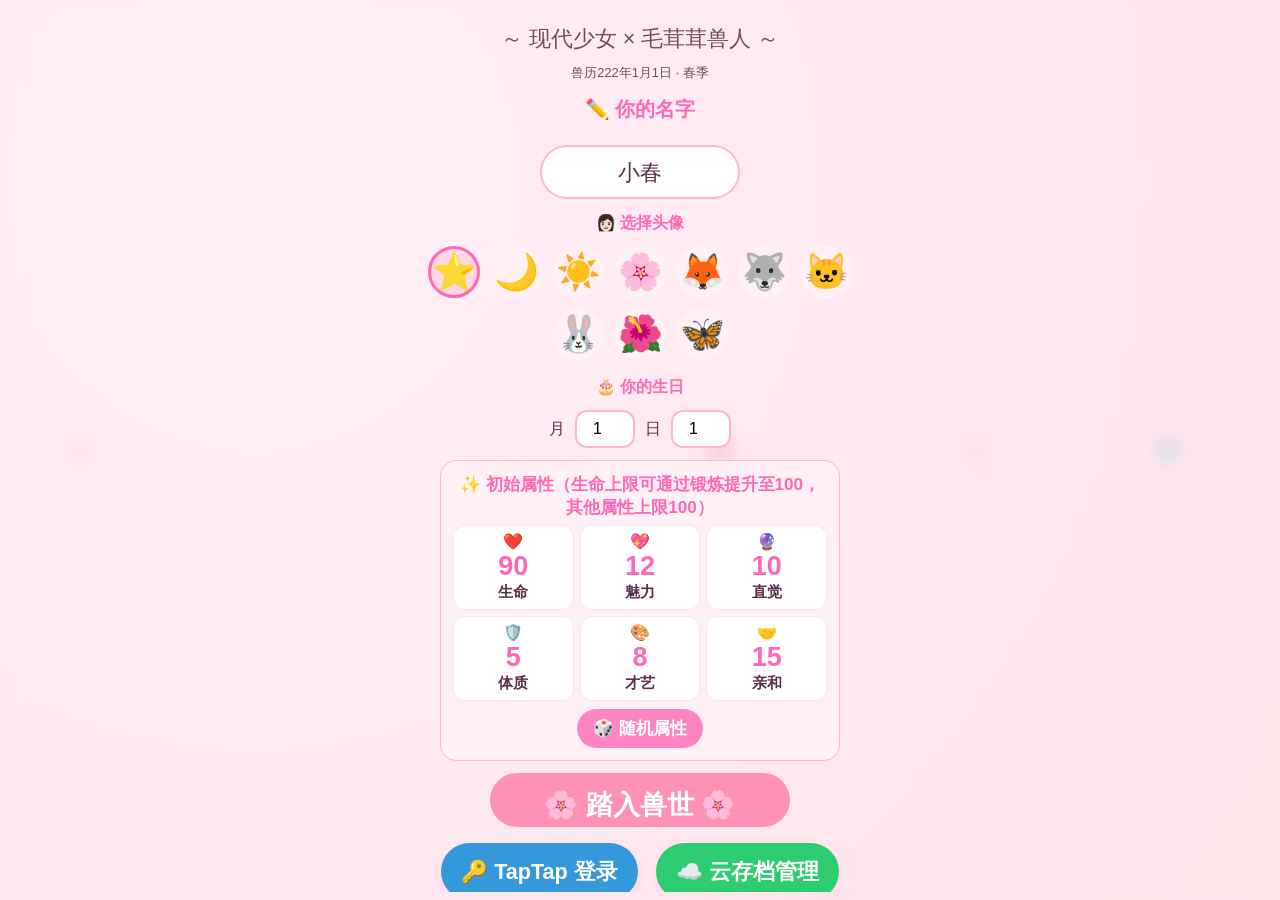
<file: index.html>
<!DOCTYPE html>
<html lang="zh-CN">
<head>
    <meta charset="UTF-8">
    <meta name="viewport" content="width=device-width, initial-scale=1.0, maximum-scale=2.0, user-scalable=yes, viewport-fit=cover, shrink-to-fit=no">
    <title>兽世恋歌 · v1.4.7</title>
    <link rel="stylesheet" href="css/style.css">
    <!-- TapTap H5 广告 SDK -->
    <script src="https://sdk.tapcdn.com/h5/adsdk/1.0.0/tap-ad-sdk.js"></script>
</head>
<body>
<div class="petal" style="left:5%;animation-duration:13s;">🌸</div>
<div class="petal" style="left:30%;animation-duration:16s;">💮</div>
<div class="petal" style="left:55%;animation-duration:10s;">🌺</div>
<div class="petal" style="left:75%;animation-duration:18s;">🌸</div>
<div class="petal" style="left:90%;animation-duration:14s;">💠</div>
<div class="game-app" id="gameApp">
    <!-- 顶部栏 -->
    <div class="top-bar" id="topBar" style="display:none;">
        <div class="top-left">
            <div class="player-info">
                <div class="player-avatar-small" id="headerAvatar">👧🏻</div>
                <div>
                    <div class="player-name-small" id="headerName">小春</div>
                    <div class="header-health">
                        <div class="health-bar-mini"><div class="health-bar-fill" id="healthFill" style="width:100%;"></div></div>
                        <span id="healthText" style="font-size:0.6em;color:var(--text2);">90/90</span>
                    </div>
                </div>
            </div>
            <div class="header-date" id="headerDay">兽历222年 春季 1月1日</div>
        </div>
        <div class="top-center">
            <div class="time-period" id="headerTime">🌅 早晨</div>
            <div class="event-indicator" id="eventIndicator"></div>
        </div>
        <div class="top-right">
            <div class="header-gold" id="headerGold">💰50 (每日需4)</div>
        </div>
    </div>

    <!-- 内容区 -->
    <div class="content-area" id="contentArea"></div>

    <!-- 导航栏 -->
    <div class="nav-bar" id="navBar" style="display:none;">
        <div class="nav-item active" data-tab="home">
            <span class="nav-icon">🏠</span>
            <span class="nav-label">主页</span>
        </div>
        <div class="nav-item" data-tab="guys">
            <span class="nav-icon">❤️</span>
            <span class="nav-label">男主</span>
        </div>
        <div class="nav-item" data-tab="npcs">
            <span class="nav-icon">👥</span>
            <span class="nav-label">角色</span>
        </div>
        <div class="nav-item" data-tab="places">
            <span class="nav-icon">📍</span>
            <span class="nav-label">地点</span>
        </div>
        <div class="nav-item" data-tab="settings">
            <span class="nav-icon">⚙️</span>
            <span class="nav-label">设置</span>
        </div>
    </div>
</div>

<!-- 背景音乐 -->
<audio id="bgm" loop preload="auto" style="display:none;"></audio>

<!-- 主脚本（使用 type="module" 静态导入） -->
<script type="module" src="js/main.js?v=20250714"></script>
</body>
</html>
</file>
<file: css/style.css>
/* ===== 根变量 ===== */
:root {
    --bg: #ffe4f1;
    --accent: #ff69b4;
    --accent2: #ff85c0;
    --text: #5c2e4a;
    --text2: #7a4a5e;
    --border: #ffb6d1;
    --button: #ff91b5;
    --heart: #ff4d6d;
    --obsess: #9b59b6;
    --gray: #c0b0b8;
    --shadow: rgba(255, 105, 180, 0.2);
    --safe-bottom: env(safe-area-inset-bottom, 0px);
    font-size: 18px;
}

* {
    margin: 0;
    padding: 0;
    box-sizing: border-box;
    -webkit-tap-highlight-color: transparent;
}

body {
    background: var(--bg);
    background-image: radial-gradient(circle at 20% 20%, #ffe4f1 0%, #ffd1dc 100%);
    font-family: 'PingFang SC', 'Microsoft YaHei', -apple-system, sans-serif;
    font-size: 16px;
    color: var(--text);
    height: 100vh;
    height: 100dvh;
    display: flex;
    justify-content: center;
    align-items: center;
    overflow: hidden;
    user-select: none;
    -webkit-user-select: none;
    touch-action: manipulation;
}

.petal {
    position: fixed;
    pointer-events: none;
    z-index: 0;
    font-size: clamp(0.8rem, 2.5vw, 1.4rem);
    opacity: 0.4;
    animation: fall linear infinite;
}
.dynamic-petal { will-change: transform; }
@keyframes fall {
    0% { transform: translateY(-10vh) rotate(0deg); opacity: 0.6; }
    100% { transform: translateY(110vh) rotate(360deg); opacity: 0.1; }
}

.game-app {
    position: relative;
    z-index: 1;
    width: 100%;
    max-width: 100%;
    height: 100vh;
    height: 100dvh;
    display: flex;
    flex-direction: column;
    background: rgba(255, 255, 255, 0.4);
    backdrop-filter: blur(10px);
    -webkit-backdrop-filter: blur(10px);
    box-shadow: 0 0 20px var(--shadow);
    overflow: hidden;
}

/* ===== 顶部栏（新布局：左中右） ===== */
.top-bar {
    flex-shrink: 0;
    background: rgba(255, 240, 245, 0.95);
    backdrop-filter: blur(15px);
    -webkit-backdrop-filter: blur(15px);
    padding: 6px 12px;
    padding-top: max(6px, env(safe-area-inset-top));
    padding-bottom: 6px;
    display: flex;
    align-items: center;
    justify-content: space-between;
    border-bottom: 2px solid var(--border);
    z-index: 10;
    gap: 4px;
    min-height: 56px;
    font-size: 0.85rem;
    flex-wrap: wrap;
}
/* 左侧 */
.top-left {
    display: flex;
    align-items: center;
    gap: 8px;
    flex: 0 0 auto;
}
.player-info {
    display: flex;
    align-items: center;
    gap: 6px;
}
.player-avatar-small {
    font-size: clamp(1.4rem, 4vw, 2rem);
    width: 42px;
    height: 42px;
    border-radius: 50%;
    background: #ffe4f1;
    display: flex;
    align-items: center;
    justify-content: center;
    border: 2px solid var(--accent2);
    flex-shrink: 0;
}
.player-avatar-small img {
    width: 100%;
    height: 100%;
    border-radius: 50%;
    object-fit: cover;
}
.player-name-small {
    font-weight: 700;
    font-size: clamp(0.75rem, 2vw, 1rem);
    color: var(--accent);
    line-height: 1.2;
    white-space: nowrap;
}
.header-date {
    font-size: clamp(0.55rem, 1.2vw, 0.7rem);
    color: var(--text2);
    line-height: 1.2;
    white-space: nowrap;
}
.header-health {
    display: flex;
    align-items: center;
    gap: 3px;
    margin-top: 1px;
}
.health-bar-mini {
    width: 50px;
    height: 5px;
    background: #f0dfe8;
    border-radius: 10px;
    overflow: hidden;
}
.health-bar-fill {
    height: 100%;
    background: var(--heart);
    border-radius: 10px;
    transition: width 0.4s;
}
.header-health span { font-size: 0.7rem; color: var(--text2); }

/* 中间 */
.top-center {
    display: flex;
    flex-direction: column;
    align-items: center;
    flex: 1 1 auto;
    text-align: center;
    min-width: 0;
}
.time-period {
    font-weight: 700;
    font-size: clamp(0.8rem, 2vw, 1rem);
    color: #c2185b;
    line-height: 1.2;
}
.event-indicator {
    font-size: clamp(0.55rem, 1.2vw, 0.7rem);
    color: var(--accent);
    line-height: 1.2;
}
.event-badge {
    background: #ff4d6d;
    color: #fff;
    padding: 1px 8px;
    border-radius: 12px;
    font-size: clamp(0.5rem, 1vw, 0.65rem);
    font-weight: 700;
    animation: pulse 1.5s ease-in-out infinite;
}

/* 右侧 */
.top-right {
    flex: 0 0 auto;
    text-align: right;
}
.header-gold {
    font-weight: 700;
    font-size: clamp(0.65rem, 1.6vw, 0.85rem);
    color: var(--accent);
    white-space: nowrap;
}

/* ===== 内容区 ===== */
.content-area {
    flex: 1;
    overflow-y: auto;
    padding: 12px 12px 8px;
    display: flex;
    flex-direction: column;
    gap: 10px;
    -webkit-overflow-scrolling: touch;
    animation: fadeIn 0.25s ease;
}
@keyframes fadeIn {
    from { opacity: 0; transform: translateY(6px); }
    to { opacity: 1; transform: translateY(0); }
}
.content-area::-webkit-scrollbar { width: 4px; }
.content-area::-webkit-scrollbar-thumb { background: var(--accent2); border-radius: 10px; }

/* ===== 导航栏 ===== */
.nav-bar {
    flex-shrink: 0;
    background: rgba(255, 214, 231, 0.95);
    backdrop-filter: blur(15px);
    -webkit-backdrop-filter: blur(15px);
    display: flex;
    justify-content: space-around;
    padding: 4px 0 10px;
    border-top: 2px solid var(--border);
    z-index: 10;
}
.nav-item {
    display: flex;
    flex-direction: column;
    align-items: center;
    gap: 1px;
    padding: 4px 8px;
    border-radius: 16px;
    font-weight: 600;
    cursor: pointer;
    transition: 0.3s;
    min-width: 44px;
    -webkit-tap-highlight-color: transparent;
}
.nav-icon { font-size: clamp(1.4rem, 4.5vw, 2.2rem); line-height: 1.1; }
.nav-label {
    font-size: clamp(0.6rem, 1.6vw, 0.8rem);
    color: var(--text2);
}
.nav-item.active .nav-label {
    color: var(--accent);
    font-weight: 700;
}
.nav-item.active {
    background: rgba(255, 105, 180, 0.15);
    border-bottom: 3px solid var(--accent);
}
.nav-item:active { transform: scale(0.92); }

/* ===== 卡片 ===== */
.card {
    background: rgba(255, 255, 255, 0.7);
    backdrop-filter: blur(10px);
    -webkit-backdrop-filter: blur(10px);
    border-radius: 18px;
    padding: 14px 14px;
    border: 1.5px solid var(--border);
    box-shadow: 0 2px 6px var(--shadow);
    animation: cardSlide 0.3s ease;
}
@keyframes cardSlide {
    from { opacity: 0; transform: translateY(-4px); }
    to { opacity: 1; transform: translateY(0); }
}
.card b { color: var(--accent); }

/* ===== 按钮 ===== */
.btn {
    background: var(--button);
    border: none;
    color: #fff;
    padding: 14px 20px;
    border-radius: 30px;
    font-weight: bold;
    cursor: pointer;
    font-size: clamp(0.95rem, 2.5vw, 1.2rem);
    margin: 4px;
    box-shadow: 0 4px 8px var(--shadow);
    transition: 0.2s;
    display: inline-block;
    text-align: center;
    -webkit-tap-highlight-color: transparent;
    position: relative;
    overflow: hidden;
    min-height: 48px;
    min-width: 48px;
}
.btn:active { transform: scale(0.95); }
.btn::after {
    content: '';
    position: absolute;
    inset: 0;
    background: rgba(255, 255, 255, 0.3);
    transform: scale(0);
    border-radius: 50%;
    transition: 0.4s;
}
.btn:active::after {
    transform: scale(3);
    opacity: 0;
}
.btn.active-btn {
    background: var(--accent);
    color: #fff;
    box-shadow: 0 0 0 3px rgba(255, 105, 180, 0.5);
    font-weight: 900;
    transform: scale(1.05);
}

/* ===== 模态框 ===== */
.modal-overlay {
    position: absolute;
    top: 0;
    left: 0;
    width: 100%;
    height: 100%;
    background: rgba(245, 220, 230, 0.7);
    backdrop-filter: blur(10px);
    -webkit-backdrop-filter: blur(10px);
    display: flex;
    align-items: center;
    justify-content: center;
    z-index: 30;
    animation: fadeIn 0.2s ease;
}
.modal-box {
    background: rgba(255, 255, 255, 0.95);
    border-radius: 20px;
    padding: 20px 16px;
    width: 92%;
    max-width: 600px;
    max-height: 85vh;
    max-height: 85dvh;
    overflow-y: auto;
    border: 2px solid var(--border);
    box-shadow: 0 20px 40px rgba(255, 105, 180, 0.3);
    text-align: left;
    line-height: 1.8;
    font-size: clamp(1rem, 2.5vw, 1.2rem);
}
.modal-box h2 { text-align: center; color: var(--accent); margin-bottom: 12px; font-size: 1.3em; }
.modal-box p { margin-bottom: 10px; text-indent: 2em; }
.modal-box .actions { text-align: center; margin-top: 16px; display: flex; gap: 8px; justify-content: center; flex-wrap: wrap; }

/* ===== 全局弹窗 ===== */
.global-overlay {
    position: fixed;
    top: 0;
    left: 0;
    width: 100%;
    height: 100%;
    background: rgba(245, 220, 230, 0.7);
    backdrop-filter: blur(8px);
    -webkit-backdrop-filter: blur(8px);
    display: flex;
    align-items: center;
    justify-content: center;
    z-index: 9999 !important;
    animation: fadeIn 0.2s ease;
    pointer-events: auto;
}
.global-overlay .modal-box {
    background: rgba(255, 255, 255, 0.98);
    border-radius: 20px;
    padding: 20px 16px;
    width: 92%;
    max-width: 600px;
    max-height: 85vh;
    max-height: 85dvh;
    overflow-y: auto;
    border: 2px solid var(--border);
    box-shadow: 0 20px 40px rgba(255, 105, 180, 0.3);
    text-align: left;
    line-height: 1.8;
    font-size: clamp(1rem, 2.5vw, 1.2rem);
    pointer-events: auto;
    position: relative;
    z-index: 10000;
}
.modal-box .log-entry {
    font-size: clamp(0.9rem, 2.2vw, 1.05rem);
    padding: 6px 0;
    border-bottom: 1px dotted #ffd6e7;
}

/* ===== Toast ===== */
.toast {
    position: fixed;
    bottom: 20%;
    left: 50%;
    transform: translateX(-50%);
    background: rgba(255, 105, 180, 0.95);
    color: #fff;
    padding: 14px 28px;
    border-radius: 35px;
    font-weight: bold;
    font-size: clamp(1rem, 2.5vw, 1.3rem);
    z-index: 99999 !important;
    box-shadow: 0 8px 30px rgba(255, 105, 180, 0.6);
    animation: toastFade 3s ease forwards;
    pointer-events: none;
    text-align: center;
    max-width: 90%;
    border: 2px solid rgba(255,255,255,0.3);
}
@keyframes toastFade {
    0% { opacity: 0; transform: translateX(-50%) translateY(20px) scale(0.8); }
    15% { opacity: 1; transform: translateX(-50%) translateY(0) scale(1); }
    80% { opacity: 1; transform: translateX(-50%) translateY(0) scale(1); }
    100% { opacity: 0; transform: translateX(-50%) translateY(-10px) scale(0.9); }
}

/* ===== 男主卡片 ===== */
.guy-card .guy-avatar {
    font-size: 3.6em !important;
    line-height: 1;
    flex-shrink: 0;
}

.guy-card {
    background: #fff;
    border-radius: 16px;
    padding: 12px 14px;
    display: flex;
    gap: 12px;
    align-items: center;
    border: 2px solid #ffd6e7;
    cursor: pointer;
    transition: 0.2s;
    min-height: 80px;
}
.guy-card:active { transform: scale(0.98); }
.guy-card.locked {
    opacity: 0.5;
    filter: grayscale(50%);
    background: #faf0f5;
    cursor: default;
}
.guy-card.banished {
    opacity: 0.4;
    filter: grayscale(80%);
    background: #f5f0f0;
    cursor: default;
    border-style: dashed;
}
.guy-card .guy-info {
    flex: 1;
    font-size: 0.85em;
    min-width: 0;
}
.guy-card .guy-info .name-line {
    display: flex;
    align-items: center;
    gap: 4px;
    flex-wrap: wrap;
    font-weight: 700;
    color: var(--accent);
    font-size: 1.1em;
}
.guy-card .guy-info .name-line .relation-tag {
    margin-left: auto;
    font-size: 0.75rem;
    font-weight: 600;
    padding: 2px 10px;
    border-radius: 12px;
    background: #fff0f5;
    color: var(--accent);
    white-space: nowrap;
}
.guy-card .guy-info .sub-info {
    color: var(--text2);
    font-size: 0.8em;
    margin-top: 2px;
}
.guy-card .guy-info .progress-row {
    display: flex;
    align-items: center;
    gap: 4px;
    font-size: 0.8rem;
    margin: 2px 0;
}

/* ===== 地点卡片 ===== */
.place-grid {
    display: grid;
    grid-template-columns: repeat(4, 1fr);
    gap: 8px;
}
.place-item {
    background: #fff;
    border-radius: 14px;
    padding: 6px 4px;
    text-align: center;
    border: 2px solid #ffd6e7;
    color: var(--text);
    cursor: pointer;
    display: flex;
    flex-direction: column;
    align-items: center;
    justify-content: center;
    gap: 2px;
    min-height: 85px;
    max-height: 100px;
    aspect-ratio: 1 / 1;
    overflow: hidden;
    transition: 0.2s;
    font-size: 0.75rem;
    width: 100%;
}
.place-item:active { transform: scale(0.94); }
.place-item.locked {
    background: #f5eef2;
    border-color: #e0d0d8;
    color: #b8a0ac;
    cursor: pointer;
}
.place-item.locked::after {
    content: '🔒';
    font-size: 0.7em;
    margin-top: 0px;
    display: block;
}
.place-item .place-icon { font-size: 1.8em; line-height: 1; }
.place-item .place-name {
    line-height: 1.2;
    word-break: break-all;
    font-weight: 600;
    font-size: clamp(0.6rem, 1.5vw, 0.8rem);
}
.place-item .place-hint {
    font-size: clamp(0.4rem, 1vw, 0.55rem);
    color: var(--text2);
    margin-top: 0px;
    line-height: 1.2;
}
.place-unlock-hint {
    font-size: clamp(0.4rem, 1vw, 0.55rem);
    color: var(--accent);
    margin-top: 1px;
    background: #fff0f5;
    padding: 1px 4px;
    border-radius: 8px;
    line-height: 1.3;
    max-width: 100%;
    border: 1px solid #ffe4f1;
    white-space: normal;
    word-break: break-all;
}

/* ===== 日志筛选 ===== */
.log-filters { display: flex; gap: 4px; flex-wrap: wrap; margin-bottom: 4px; }
.log-filter-btn {
    padding: 6px 10px;
    border-radius: 16px;
    border: 2px solid var(--border);
    background: #fff;
    font-size: clamp(0.6rem, 1.4vw, 0.75rem);
    font-weight: 600;
    cursor: pointer;
    transition: 0.2s;
    color: var(--text2);
    min-height: 34px;
    touch-action: manipulation;
}
.log-filter-btn.active { background: var(--accent); color: #fff; border-color: var(--accent); }
.log-filter-btn:active { transform: scale(0.92); }
.log-entry {
    padding: 5px 0;
    border-bottom: 1px solid #ffd6e7;
    font-size: clamp(0.8rem, 1.8vw, 0.95rem);
    line-height: 1.5;
}

/* ===== 开始界面 ===== */
.start-screen {
    display: flex;
    flex-direction: column;
    align-items: center;
    justify-content: center;
    padding: 20px 16px;
    gap: 12px;
    overflow-y: auto;
    max-width: 480px;
    margin: 0 auto;
    width: 100%;
}
.start-title {
    font-size: clamp(2.4rem, 7vw, 3.6rem);
    font-weight: 900;
    color: var(--accent);
    text-shadow: 2px 2px 0 #fff;
    text-align: center;
}
.start-subtitle {
    font-size: clamp(0.9rem, 2vw, 1.2rem);
    color: var(--text2);
    text-align: center;
}
.input-group {
    width: 100%;
    text-align: center;
    margin: 2px 0;
}
.input-group label {
    font-weight: 700;
    color: var(--accent);
    font-size: clamp(0.9rem, 2vw, 1.1rem);
    display: block;
    margin-bottom: 4px;
}
#playerNameInput {
    padding: 12px 16px;
    border-radius: 30px;
    border: 2px solid var(--border);
    background: #fff;
    font-size: clamp(1rem, 2.4vw, 1.2rem);
    width: 200px;
    max-width: 80vw;
    text-align: center;
    color: var(--text);
}
.avatar-grid {
    display: flex;
    flex-wrap: wrap;
    justify-content: center;
    align-items: center;
    gap: 10px;
    width: 100%;
}
.avatar-option {
    font-size: 2rem;
    cursor: pointer;
    border-radius: 50%;
    width: 52px;
    height: 52px;
    display: flex;
    align-items: center;
    justify-content: center;
    background: #fff0f5;
    border: 3px solid transparent;
    transition: 0.2s;
}
.avatar-option.selected {
    border-color: var(--accent);
    background: #ffd6e7;
}
.stats-mini {
    background: #fff0f5;
    border-radius: 16px;
    padding: 12px;
    border: 1.5px solid var(--border);
    width: 100%;
    max-width: 400px;
}
.stats-mini-title {
    font-weight: 700;
    color: var(--accent);
    margin-bottom: 6px;
    font-size: clamp(0.8rem, 1.8vw, 0.95rem);
    text-align: center;
}
.stats-mini-grid {
    display: grid;
    grid-template-columns: repeat(3, 1fr);
    gap: 6px;
    margin-bottom: 8px;
}
.stat-mini-item {
    background: #fff;
    border-radius: 12px;
    padding: 6px 2px;
    text-align: center;
    border: 1px solid #ffe4f1;
}
.stat-mini-value {
    font-size: clamp(1.1rem, 3vw, 1.5rem);
    font-weight: 700;
    color: var(--accent);
}
.stat-mini-name {
    font-weight: 600;
    font-size: clamp(0.65rem, 1.6vw, 0.85rem);
}
.random-btn {
    background: var(--accent2);
    border: none;
    color: #fff;
    padding: 8px 16px;
    border-radius: 20px;
    font-weight: bold;
    cursor: pointer;
    font-size: clamp(0.8rem, 1.8vw, 0.95rem);
    display: block;
    margin: 0 auto;
}
.start-btn {
    background: var(--button);
    border: none;
    color: #fff;
    font-size: clamp(1.2rem, 3vw, 1.5rem);
    padding: 14px 36px;
    border-radius: 35px;
    font-weight: bold;
    cursor: pointer;
    min-height: 54px;
    width: 100%;
    max-width: 300px;
}

/* ===== 图鉴/成就 ===== */
.ending-grid {
    display: grid;
    grid-template-columns: repeat(2, 1fr);
    gap: 8px;
}
.ending-item {
    background: #fff;
    border-radius: 14px;
    padding: 8px;
    text-align: center;
    border: 2px solid #ffd6e7;
    font-size: clamp(0.7rem, 1.6vw, 0.85rem);
}
.ending-item.locked {
    opacity: 0.4;
    filter: grayscale(80%);
    background: #f5f0f0;
    border-style: dashed;
}
.ending-item .ending-icon { font-size: 1.6rem; }
.achievement-grid {
    display: grid;
    grid-template-columns: repeat(auto-fill, minmax(110px, 1fr));
    gap: 6px;
}
.achievement-item {
    background: #fff;
    border-radius: 14px;
    padding: 6px;
    text-align: center;
    border: 2px solid #ffd6e7;
    font-size: clamp(0.65rem, 1.4vw, 0.8rem);
}
.achievement-item.locked {
    opacity: 0.4;
    filter: grayscale(80%);
    background: #f5f0f0;
    border-style: dashed;
}

/* ===== 标签 ===== */
.relation-tag {
    font-size: clamp(0.6rem, 1.4vw, 0.75rem);
    font-weight: 600;
    margin-left: 4px;
    padding: 2px 8px;
    border-radius: 12px;
    background: #fff0f5;
    color: var(--accent);
}

/* ===== 飘字特效 ===== */
.float-text {
    position: fixed;
    pointer-events: none;
    font-weight: 900;
    font-size: clamp(1.6rem, 4vw, 2.4rem);
    z-index: 99999 !important;
    animation: floatUp 1.2s ease forwards;
    text-shadow: 0 2px 12px rgba(0, 0, 0, 0.2);
}
@keyframes floatUp {
    0% { opacity: 1; transform: translateY(0) scale(1); }
    100% { opacity: 0; transform: translateY(-80px) scale(1.3); }
}
.float-text.heart { color: #ff4d6d; }
.float-text.gold { color: #f39c12; }
.float-text.story { color: #9b59b6; }
.float-text.collect { color: #2ecc71; }

/* ===== 教程高亮 ===== */
@keyframes tutorialPulse {
    0% { box-shadow: 0 0 0 0 rgba(255,105,180,0.8), 0 0 20px rgba(255,105,180,0.3); transform: scale(1); }
    50% { box-shadow: 0 0 0 16px rgba(255,105,180,0.15), 0 0 50px rgba(255,105,180,0.5); transform: scale(1.08); }
    100% { box-shadow: 0 0 0 0 rgba(255,105,180,0), 0 0 20px rgba(255,105,180,0); transform: scale(1); }
}
.tutorial-highlight {
    animation: tutorialPulse 1s ease-in-out infinite !important;
    border: 5px solid #ff69b4 !important;
    border-radius: 16px !important;
    position: relative !important;
    z-index: 100000 !important;
    background: rgba(255,105,180,0.2) !important;
    box-shadow: 0 0 50px rgba(255,105,180,0.7) !important;
}
.tutorial-highlight::before {
    content: '👆 点击这里';
    position: absolute;
    top: -48px;
    left: 50%;
    transform: translateX(-50%);
    font-size: clamp(0.9rem, 2.2vw, 1.1rem);
    font-weight: 700;
    color: #ff69b4;
    background: rgba(255,255,255,0.95);
    padding: 4px 12px;
    border-radius: 22px;
    border: 3px solid #ff69b4;
    white-space: nowrap;
    z-index: 100002;
    box-shadow: 0 4px 20px rgba(255,105,180,0.5);
    animation: bounceText 0.9s ease-in-out infinite;
    pointer-events: none;
}
.tutorial-highlight::after {
    content: '👇';
    position: absolute;
    bottom: -34px;
    left: 50%;
    transform: translateX(-50%);
    font-size: 1.8rem;
    z-index: 100001;
    animation: bounce 0.8s ease-in-out infinite;
    filter: drop-shadow(0 0 12px rgba(255,105,180,0.9));
    pointer-events: none;
}
@keyframes bounce {
    0%,100% { transform: translateX(-50%) translateY(0); }
    50% { transform: translateX(-50%) translateY(-10px); }
}
@keyframes bounceText {
    0%,100% { transform: translateX(-50%) translateY(0); }
    50% { transform: translateX(-50%) translateY(-4px); }
}
.tutorial-tip {
    position: fixed;
    bottom: 120px;
    left: 50%;
    transform: translateX(-50%);
    background: rgba(255,255,255,0.98);
    padding: 14px 24px;
    border-radius: 35px;
    border: 3px solid #ff69b4;
    box-shadow: 0 8px 40px rgba(255,105,180,0.5);
    z-index: 100001 !important;
    pointer-events: none;
    max-width: 92%;
    text-align: center;
    color: var(--text);
    font-weight: 700;
    font-size: clamp(1rem, 2.8vw, 1.3rem);
    line-height: 1.5;
    animation: tipPulse 2s ease-in-out infinite;
}
@keyframes tipPulse {
    0%,100% { box-shadow: 0 8px 40px rgba(255,105,180,0.4); }
    50% { box-shadow: 0 8px 60px rgba(255,105,180,0.8); }
}

/* ===== 存档 ===== */
.save-slot {
    background: #fff;
    border-radius: 14px;
    padding: 10px;
    margin: 6px 0;
    border: 2px solid #ffd6e7;
    text-align: left;
    font-size: clamp(0.8rem, 1.8vw, 0.95rem);
}
.auto-slot {
    border-color: var(--accent);
    background: #fff5f8;
}
.save-slot input {
    width: 100%;
    padding: 6px 10px;
    border-radius: 12px;
    border: 2px solid var(--border);
    font-size: clamp(0.8rem, 1.8vw, 0.95rem);
    background: #fff;
    color: var(--text);
    margin-top: 4px;
}

/* ===== 颜色选择 ===== */
.color-dot {
    width: 36px;
    height: 36px;
    border-radius: 50%;
    cursor: pointer;
    border: 3px solid transparent;
    display: inline-block;
    margin: 4px;
}
.color-dot.active {
    border-color: #fff;
    box-shadow: 0 0 0 3px var(--accent);
}

/* ===== 杂项 ===== */
.sick-home { color: #c0392b; }
.inv-clickable {
    cursor: pointer;
    text-decoration: underline;
    text-decoration-style: dotted;
}
.event-banner {
    background: linear-gradient(135deg, #fff0f5, #ffe4f1);
    border: 2px solid var(--accent);
    border-radius: 14px;
    padding: 10px 12px;
    margin-bottom: 4px;
    text-align: center;
    font-weight: 700;
    color: var(--accent);
    box-shadow: 0 4px 10px rgba(255,105,180,0.25);
    display: flex;
    align-items: center;
    justify-content: center;
    gap: 6px;
    font-size: clamp(0.8rem, 2vw, 0.95rem);
}

/* ===== 工作室Logo ===== */
.studio-logo-card {
    background: rgba(255,255,255,0.5);
    border-style: dashed;
    border-color: var(--border);
    text-align: center;
    padding: 14px 12px;
}
.studio-logo-wrapper {
    display: flex;
    flex-direction: column;
    align-items: center;
    gap: 4px;
}
.studio-logo-footer {
    width: 130px;
    max-width: 50%;
    height: auto;
    border-radius: 14px;
    opacity: 0.85;
    transition: all 0.3s ease;
    filter: drop-shadow(0 2px 8px rgba(0,0,0,0.06));
}
.studio-logo-footer:hover {
    opacity: 1;
    transform: scale(1.03);
    filter: drop-shadow(0 4px 16px rgba(255,105,180,0.2));
}
.studio-logo-text {
    font-size: clamp(0.6rem, 1.2vw, 0.75rem);
    color: var(--text2);
    opacity: 0.6;
    letter-spacing: 1px;
    font-weight: 500;
}

/* ===== 响应式 ===== */
@media (max-width: 480px) {
    .place-grid { grid-template-columns: repeat(4, 1fr); gap: 6px; }
    .place-item { min-height: 70px; max-height: 85px; padding: 4px 2px; }
    .place-item .place-icon { font-size: 1.4em; }
    .place-item .place-name { font-size: 0.55rem; }
    .top-bar { padding: 4px 8px; padding-top: max(4px, env(safe-area-inset-top)); min-height: 48px; font-size: 0.7rem; }
    .player-avatar-small { width: 34px; height: 34px; font-size: 1.2rem; }
    .health-bar-mini { width: 40px; }
    .player-name-small { font-size: 0.7rem; }
    .header-date { font-size: 0.55rem; }
    .time-period { font-size: 0.7rem; }
    .header-gold { font-size: 0.6rem; }
    .studio-logo-footer { width: 90px; }
    .btn { padding: 10px 14px; font-size: 0.9rem; min-height: 40px; min-width: 40px; }
    .log-filter-btn { font-size: 0.55rem; padding: 4px 8px; min-height: 28px; }
    .modal-box { padding: 16px 12px; font-size: 0.9rem; }
    .nav-icon { font-size: 1.4rem; }
    .nav-label { font-size: 0.6rem; }
    .start-title { font-size: 2rem; }
    .card { padding: 10px 10px; }
    .start-screen { padding: 12px 10px; gap: 10px; }
    #playerNameInput { width: 160px; padding: 10px 12px; }
    .toast { bottom: 15%; font-size: 0.95rem; padding: 12px 20px; }
}

@media (max-width: 380px) {
    .top-bar { flex-wrap: wrap; height: auto; padding-bottom: 4px; }
    .top-left { flex: 1 1 100%; justify-content: flex-start; }
    .top-center { flex: 1 1 100%; flex-direction: row; justify-content: flex-end; gap: 4px; align-items: center; flex-wrap: wrap; max-width: 100%; }
    .top-right { flex: 1 1 100%; justify-content: flex-end; }
    .place-grid { grid-template-columns: repeat(3, 1fr); }
}
</file>
